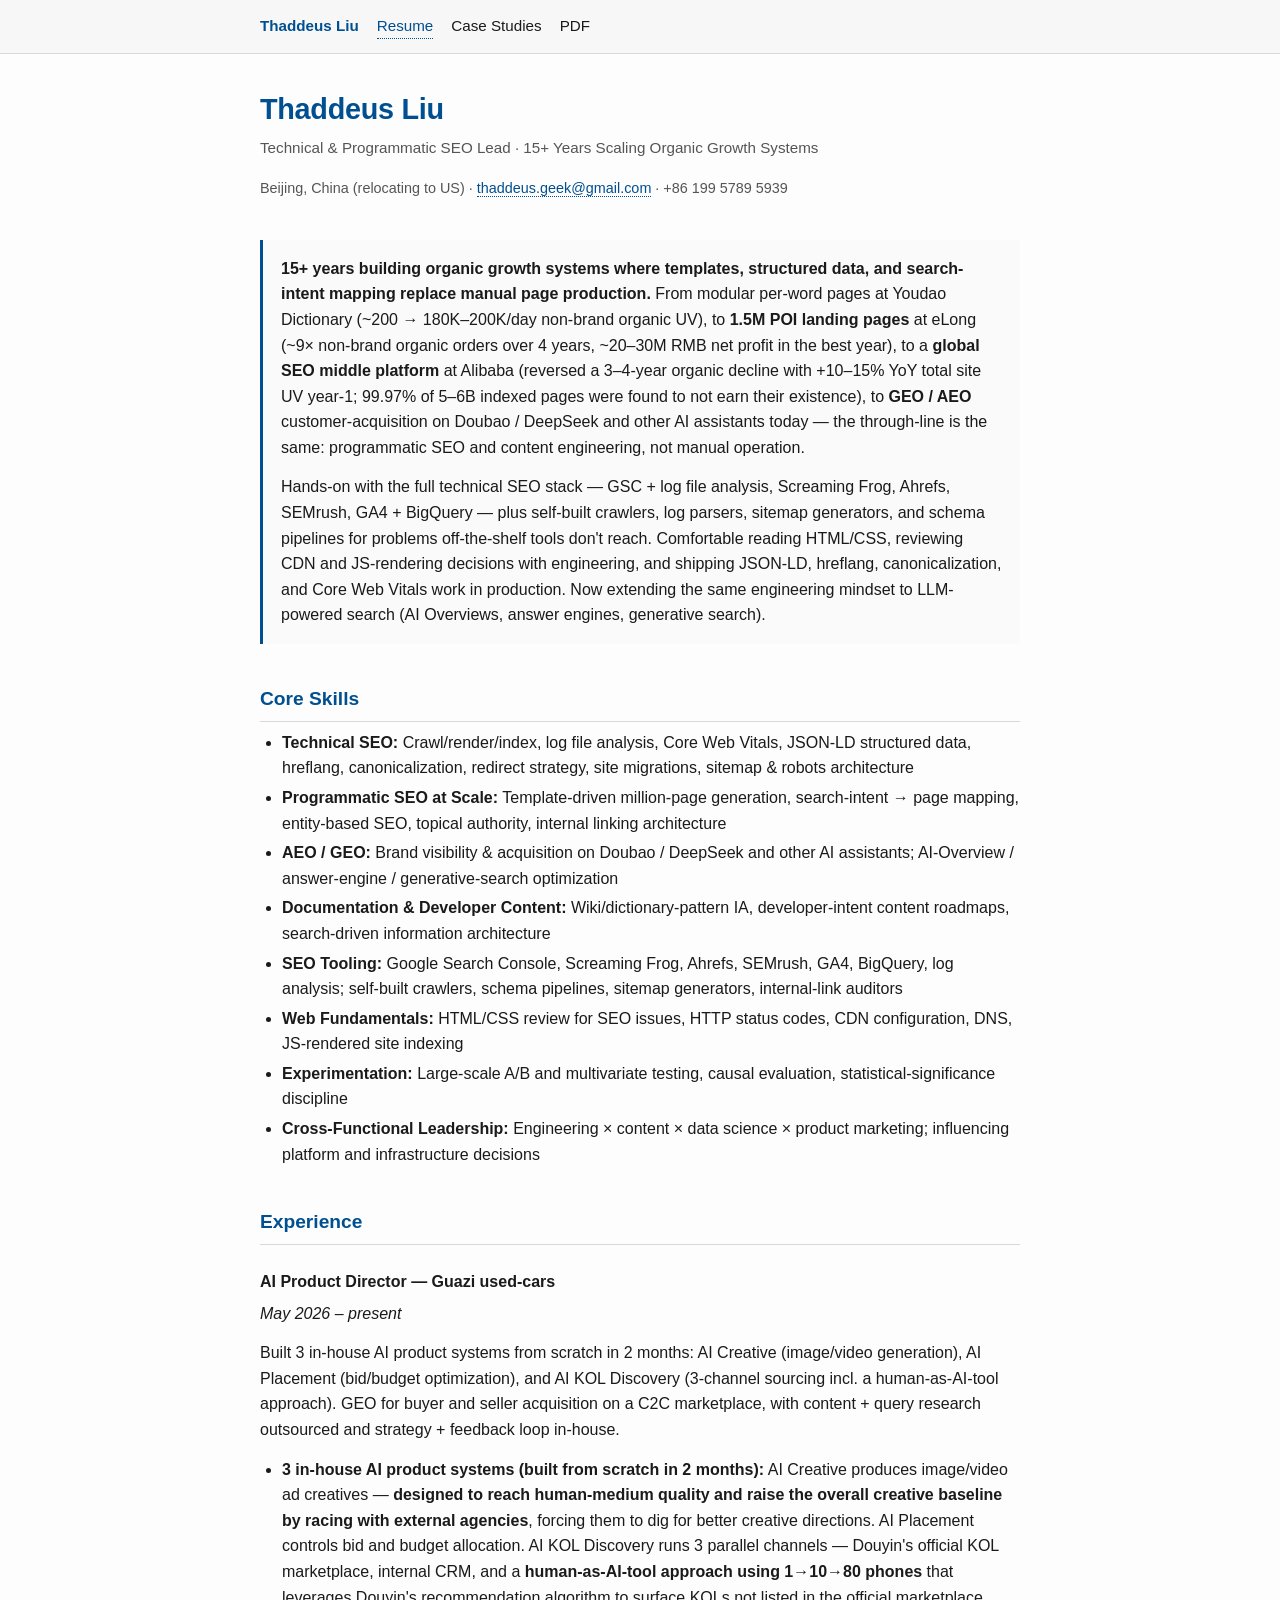
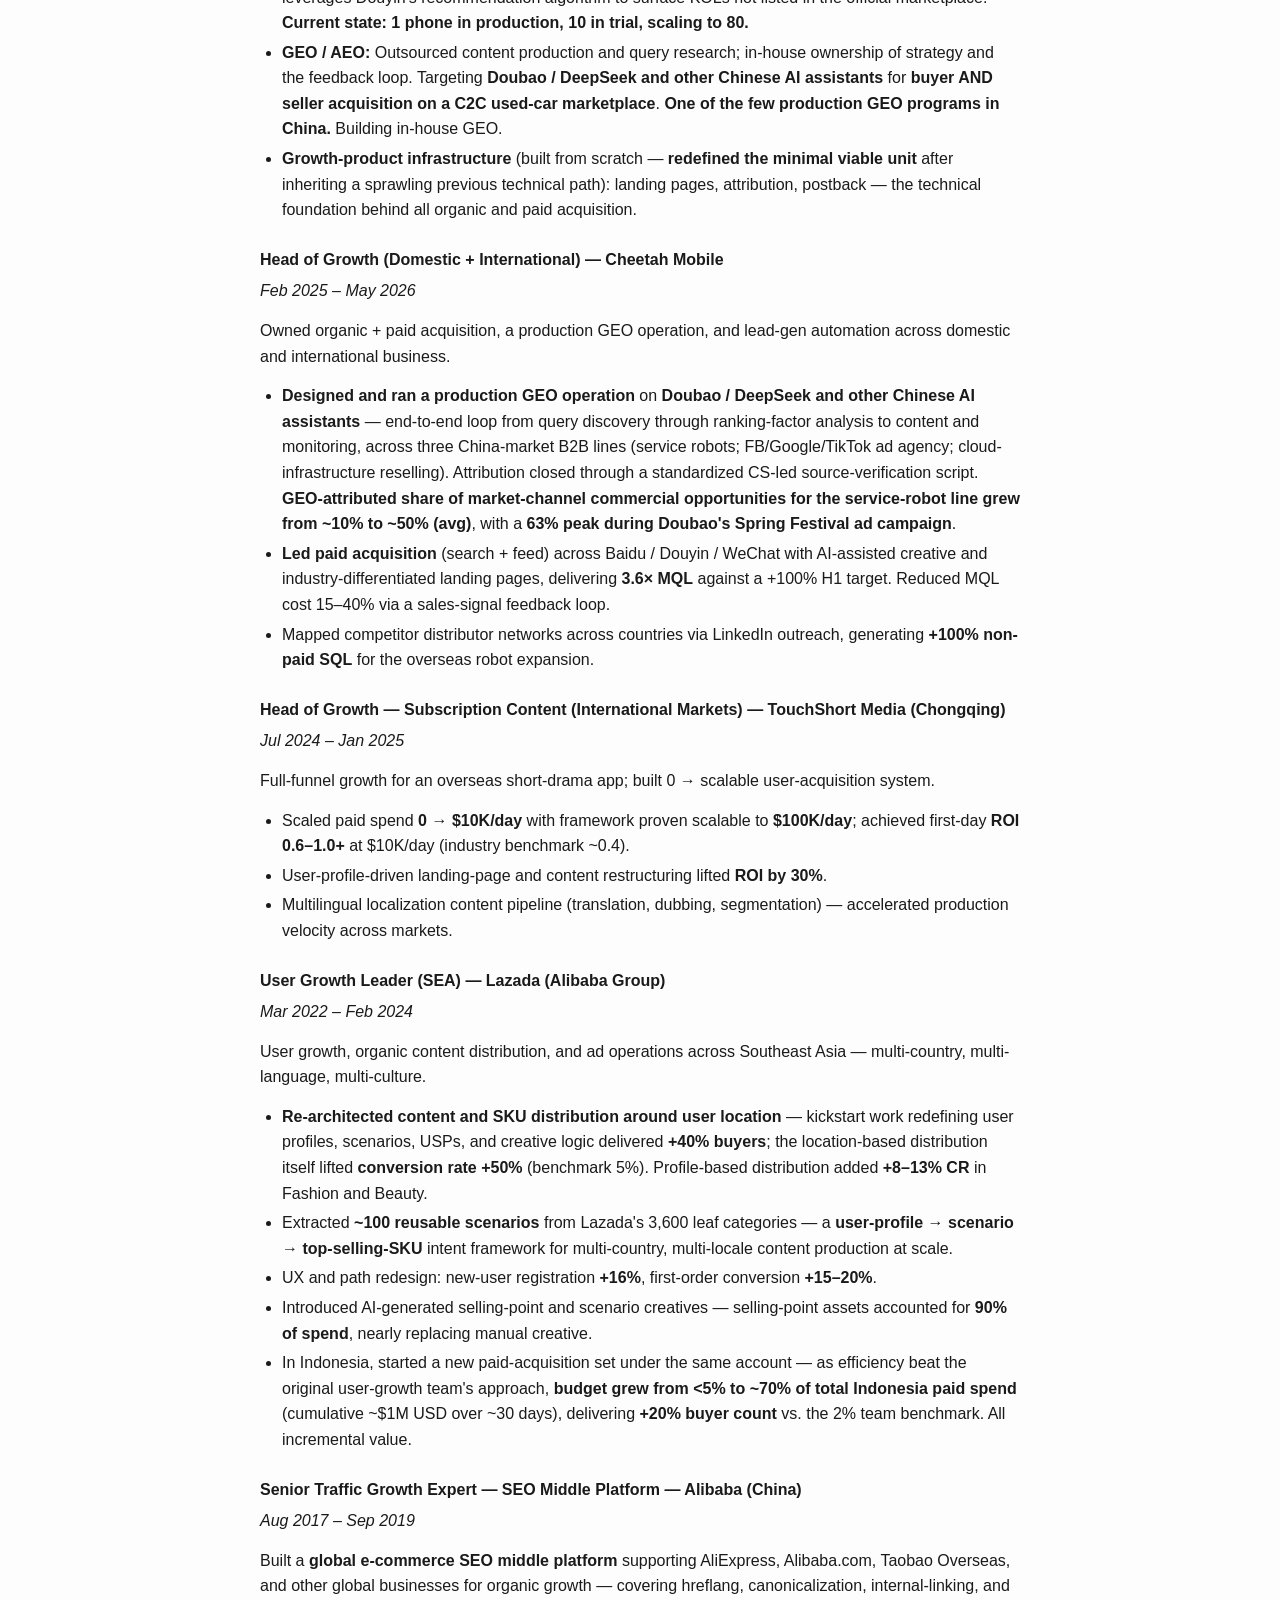
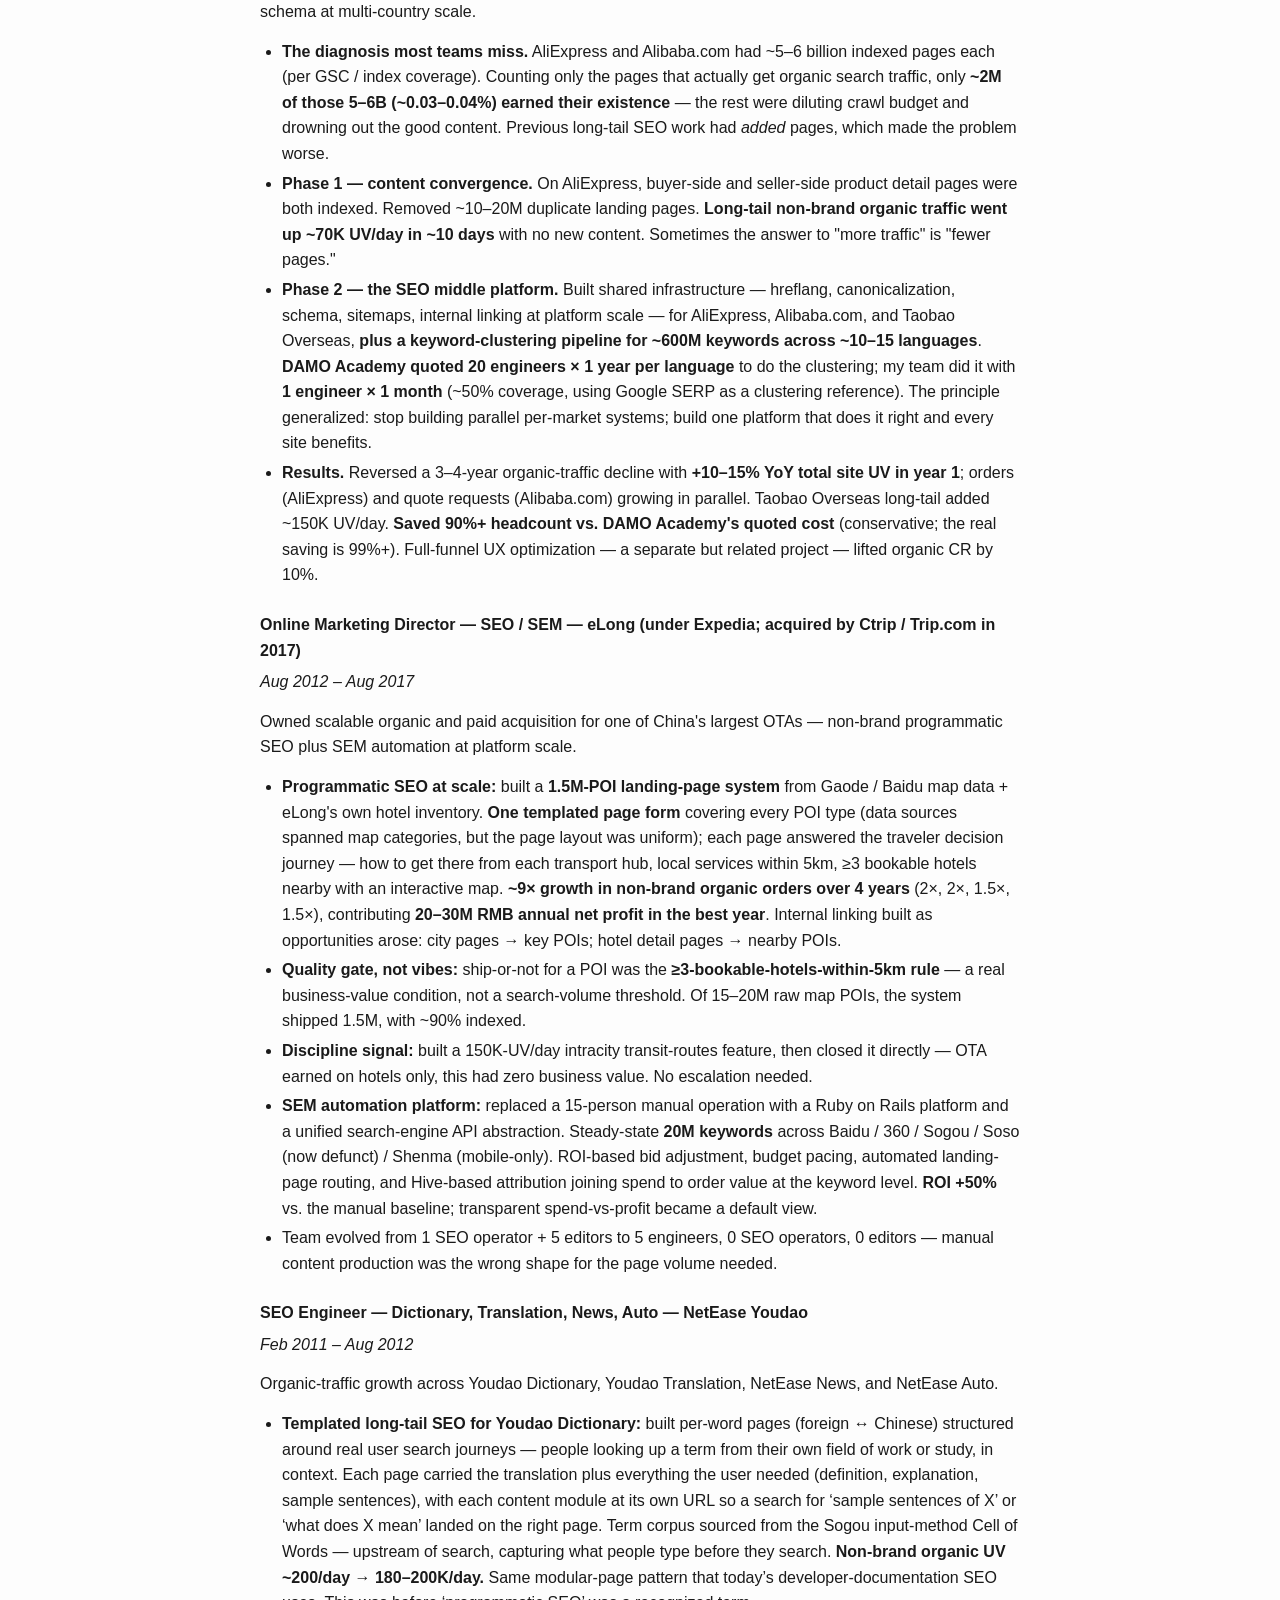
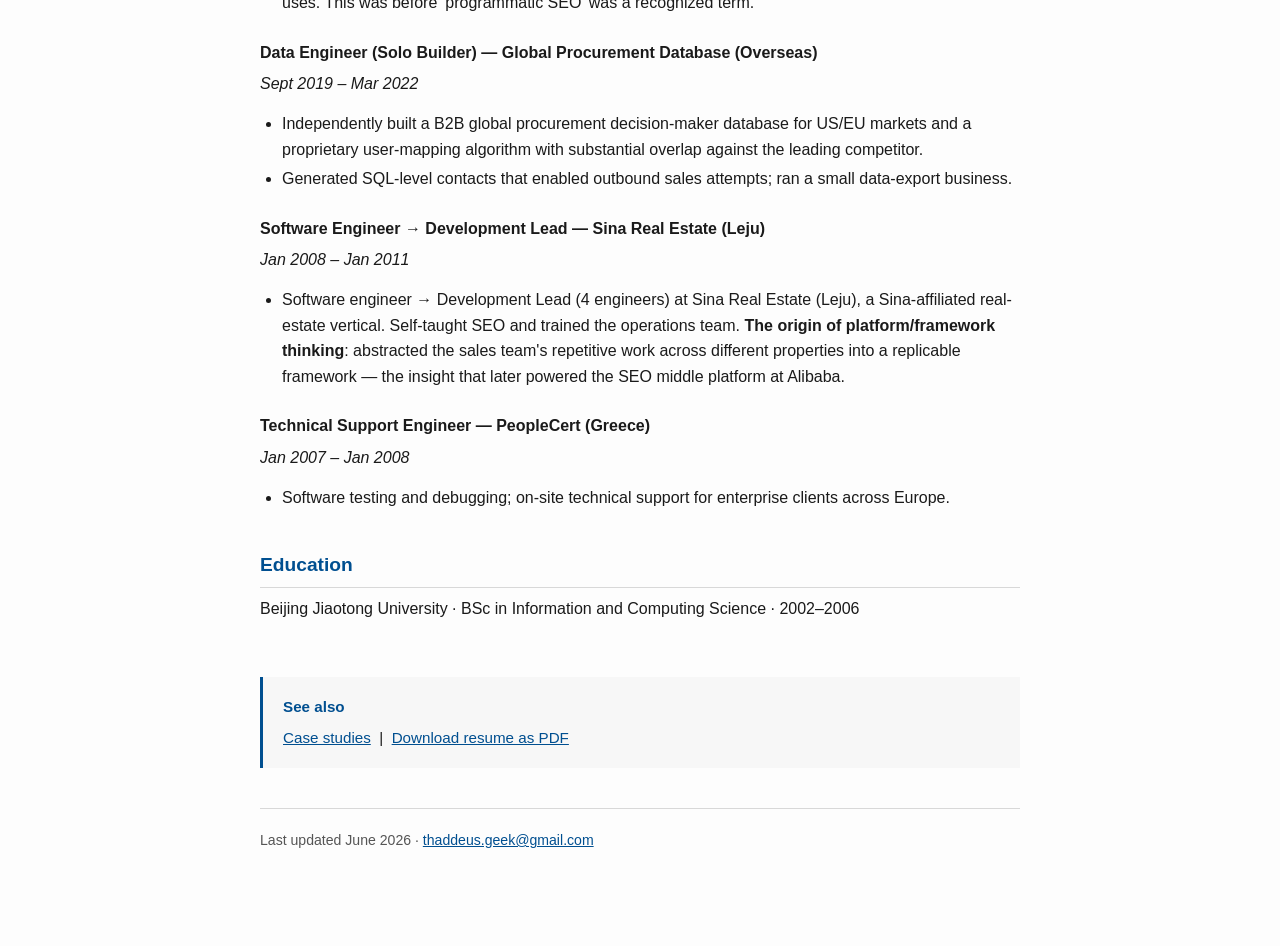
<file: index.html>
<!doctype html>
<html lang="en">
<head>
<meta charset="utf-8">
<meta name="viewport" content="width=device-width,initial-scale=1">
<title>Thaddeus Liu — Technical & Programmatic SEO Lead</title>
<meta name="description" content="15+ years of technical and programmatic SEO — Thaddeus Liu.">
<link rel="stylesheet" href="assets/style.css">
</head>
<body>
<nav>
  <div class="nav-inner">
    <a href="./" class="brand">Thaddeus Liu</a>
    <a href="./" class="active">Resume</a>
    <a href="seo-case-study/">Case Studies</a>
    <a href="resume.pdf">PDF</a>
  </div>
</nav>

<main>
<header>
  <h1>Thaddeus Liu</h1>
  <p class="tag">Technical &amp; Programmatic SEO Lead · 15+ Years Scaling Organic Growth Systems</p>
  <p class="meta">
    Beijing, China (relocating to US) ·
    <a href="mailto:thaddeus.geek@gmail.com">thaddeus.geek@gmail.com</a> ·
    +86 199 5789 5939
  </p>
</header>

<div class="summary">
<p><strong>15+ years building organic growth systems where templates, structured data, and search-intent mapping replace manual page production.</strong> From modular per-word pages at Youdao Dictionary (~200 → 180K–200K/day non-brand organic UV), to <strong>1.5M POI landing pages</strong> at eLong (~9× non-brand organic orders over 4 years, ~20–30M RMB net profit in the best year), to a <strong>global SEO middle platform</strong> at Alibaba (reversed a 3–4-year organic decline with +10–15% YoY total site UV year-1; 99.97% of 5–6B indexed pages were found to not earn their existence), to <strong>GEO / AEO</strong> customer-acquisition on Doubao / DeepSeek and other AI assistants today — the through-line is the same: programmatic SEO and content engineering, not manual operation.</p>
<p>Hands-on with the full technical SEO stack — GSC + log file analysis, Screaming Frog, Ahrefs, SEMrush, GA4 + BigQuery — plus self-built crawlers, log parsers, sitemap generators, and schema pipelines for problems off-the-shelf tools don't reach. Comfortable reading HTML/CSS, reviewing CDN and JS-rendering decisions with engineering, and shipping JSON-LD, hreflang, canonicalization, and Core Web Vitals work in production. Now extending the same engineering mindset to LLM-powered search (AI Overviews, answer engines, generative search).</p>
</div>

<h2>Core Skills</h2>
<ul>
  <li><strong>Technical SEO:</strong> Crawl/render/index, log file analysis, Core Web Vitals, JSON-LD structured data, hreflang, canonicalization, redirect strategy, site migrations, sitemap &amp; robots architecture</li>
  <li><strong>Programmatic SEO at Scale:</strong> Template-driven million-page generation, search-intent → page mapping, entity-based SEO, topical authority, internal linking architecture</li>
  <li><strong>AEO / GEO:</strong> Brand visibility &amp; acquisition on Doubao / DeepSeek and other AI assistants; AI-Overview / answer-engine / generative-search optimization</li>
  <li><strong>Documentation &amp; Developer Content:</strong> Wiki/dictionary-pattern IA, developer-intent content roadmaps, search-driven information architecture</li>
  <li><strong>SEO Tooling:</strong> Google Search Console, Screaming Frog, Ahrefs, SEMrush, GA4, BigQuery, log analysis; self-built crawlers, schema pipelines, sitemap generators, internal-link auditors</li>
  <li><strong>Web Fundamentals:</strong> HTML/CSS review for SEO issues, HTTP status codes, CDN configuration, DNS, JS-rendered site indexing</li>
  <li><strong>Experimentation:</strong> Large-scale A/B and multivariate testing, causal evaluation, statistical-significance discipline</li>
  <li><strong>Cross-Functional Leadership:</strong> Engineering × content × data science × product marketing; influencing platform and infrastructure decisions</li>
</ul>

<h2>Experience</h2>

<h3>AI Product Director — Guazi used-cars</h3>
<p><em>May 2026 – present</em></p>
<p>Built 3 in-house AI product systems from scratch in 2 months: AI Creative (image/video generation), AI Placement (bid/budget optimization), and AI KOL Discovery (3-channel sourcing incl. a human-as-AI-tool approach). GEO for buyer and seller acquisition on a C2C marketplace, with content + query research outsourced and strategy + feedback loop in-house.</p>
<ul>
  <li><strong>3 in-house AI product systems (built from scratch in 2 months):</strong> AI Creative produces image/video ad creatives — <strong>designed to reach human-medium quality and raise the overall creative baseline by racing with external agencies</strong>, forcing them to dig for better creative directions. AI Placement controls bid and budget allocation. AI KOL Discovery runs 3 parallel channels — Douyin's official KOL marketplace, internal CRM, and a <strong>human-as-AI-tool approach using 1→10→80 phones</strong> that leverages Douyin's recommendation algorithm to surface KOLs not listed in the official marketplace. <strong>Current state: 1 phone in production, 10 in trial, scaling to 80.</strong></li>
  <li><strong>GEO / AEO:</strong> Outsourced content production and query research; in-house ownership of strategy and the feedback loop. Targeting <strong>Doubao / DeepSeek and other Chinese AI assistants</strong> for <strong>buyer AND seller acquisition on a C2C used-car marketplace</strong>. <strong>One of the few production GEO programs in China.</strong> Building in-house GEO.</li>
  <li><strong>Growth-product infrastructure</strong> (built from scratch — <strong>redefined the minimal viable unit</strong> after inheriting a sprawling previous technical path): landing pages, attribution, postback — the technical foundation behind all organic and paid acquisition.</li>
</ul>

<h3>Head of Growth (Domestic + International) — Cheetah Mobile</h3>
<p><em>Feb 2025 – May 2026</em></p>
<p>Owned organic + paid acquisition, a production GEO operation, and lead-gen automation across domestic and international business.</p>
<ul>
  <li><strong>Designed and ran a production GEO operation</strong> on <strong>Doubao / DeepSeek and other Chinese AI assistants</strong> — end-to-end loop from query discovery through ranking-factor analysis to content and monitoring, across three China-market B2B lines (service robots; FB/Google/TikTok ad agency; cloud-infrastructure reselling). Attribution closed through a standardized CS-led source-verification script. <strong>GEO-attributed share of market-channel commercial opportunities for the service-robot line grew from ~10% to ~50% (avg)</strong>, with a <strong>63% peak during Doubao's Spring Festival ad campaign</strong>.</li>
  <li><strong>Led paid acquisition</strong> (search + feed) across Baidu / Douyin / WeChat with AI-assisted creative and industry-differentiated landing pages, delivering <strong>3.6× MQL</strong> against a +100% H1 target. Reduced MQL cost 15–40% via a sales-signal feedback loop.</li>
  <li>Mapped competitor distributor networks across countries via LinkedIn outreach, generating <strong>+100% non-paid SQL</strong> for the overseas robot expansion.</li>
</ul>

<h3>Head of Growth — Subscription Content (International Markets) — TouchShort Media (Chongqing)</h3>
<p><em>Jul 2024 – Jan 2025</em></p>
<p>Full-funnel growth for an overseas short-drama app; built 0 → scalable user-acquisition system.</p>
<ul>
  <li>Scaled paid spend <strong>0 &rarr; $10K/day</strong> with framework proven scalable to <strong>$100K/day</strong>; achieved first-day <strong>ROI 0.6&ndash;1.0+</strong> at $10K/day (industry benchmark ~0.4).</li>
  <li>User-profile-driven landing-page and content restructuring lifted <strong>ROI by 30%</strong>.</li>
  <li>Multilingual localization content pipeline (translation, dubbing, segmentation) &mdash; accelerated production velocity across markets.</li>
</ul>

<h3>User Growth Leader (SEA) — Lazada (Alibaba Group)</h3>
<p><em>Mar 2022 – Feb 2024</em></p>
<p>User growth, organic content distribution, and ad operations across Southeast Asia — multi-country, multi-language, multi-culture.</p>
<ul>
  <li><strong>Re-architected content and SKU distribution around user location</strong> &mdash; kickstart work redefining user profiles, scenarios, USPs, and creative logic delivered <strong>+40% buyers</strong>; the location-based distribution itself lifted <strong>conversion rate +50%</strong> (benchmark 5%). Profile-based distribution added <strong>+8&ndash;13% CR</strong> in Fashion and Beauty.</li>
  <li>Extracted <strong>~100 reusable scenarios</strong> from Lazada's 3,600 leaf categories &mdash; a <strong>user-profile &rarr; scenario &rarr; top-selling-SKU</strong> intent framework for multi-country, multi-locale content production at scale.</li>
  <li>UX and path redesign: new-user registration <strong>+16%</strong>, first-order conversion <strong>+15–20%</strong>.</li>
  <li>Introduced AI-generated selling-point and scenario creatives — selling-point assets accounted for <strong>90% of spend</strong>, nearly replacing manual creative.</li>
  <li>In Indonesia, started a new paid-acquisition set under the same account — as efficiency beat the original user-growth team's approach, <strong>budget grew from &lt;5% to ~70% of total Indonesia paid spend</strong> (cumulative ~$1M USD over ~30 days), delivering <strong>+20% buyer count</strong> vs. the 2% team benchmark. All incremental value.</li>
</ul>

<h3>Senior Traffic Growth Expert — SEO Middle Platform — Alibaba (China)</h3>
<p><em>Aug 2017 – Sep 2019</em></p>
<p>Built a <strong>global e-commerce SEO middle platform</strong> supporting AliExpress, Alibaba.com, Taobao Overseas, and other global businesses for organic growth — covering hreflang, canonicalization, internal-linking, and schema at multi-country scale.</p>
<ul>
  <li><strong>The diagnosis most teams miss.</strong> AliExpress and Alibaba.com had ~5–6 billion indexed pages each (per GSC / index coverage). Counting only the pages that actually get organic search traffic, only <strong>~2M of those 5–6B (~0.03–0.04%) earned their existence</strong> — the rest were diluting crawl budget and drowning out the good content. Previous long-tail SEO work had <em>added</em> pages, which made the problem worse.</li>
  <li><strong>Phase 1 — content convergence.</strong> On AliExpress, buyer-side and seller-side product detail pages were both indexed. Removed ~10–20M duplicate landing pages. <strong>Long-tail non-brand organic traffic went up ~70K UV/day in ~10 days</strong> with no new content. Sometimes the answer to "more traffic" is "fewer pages."</li>
  <li><strong>Phase 2 — the SEO middle platform.</strong> Built shared infrastructure — hreflang, canonicalization, schema, sitemaps, internal linking at platform scale — for AliExpress, Alibaba.com, and Taobao Overseas, <strong>plus a keyword-clustering pipeline for ~600M keywords across ~10–15 languages</strong>. <strong>DAMO Academy quoted 20 engineers × 1 year per language</strong> to do the clustering; my team did it with <strong>1 engineer × 1 month</strong> (~50% coverage, using Google SERP as a clustering reference). The principle generalized: stop building parallel per-market systems; build one platform that does it right and every site benefits.</li>
  <li><strong>Results.</strong> Reversed a 3–4-year organic-traffic decline with <strong>+10–15% YoY total site UV in year 1</strong>; orders (AliExpress) and quote requests (Alibaba.com) growing in parallel. Taobao Overseas long-tail added ~150K UV/day. <strong>Saved 90%+ headcount vs. DAMO Academy's quoted cost</strong> (conservative; the real saving is 99%+). Full-funnel UX optimization — a separate but related project — lifted organic CR by 10%.</li>
</ul>

<h3>Online Marketing Director — SEO / SEM — eLong (under Expedia; acquired by Ctrip / Trip.com in 2017)</h3>
<p><em>Aug 2012 – Aug 2017</em></p>
<p>Owned scalable organic and paid acquisition for one of China's largest OTAs — non-brand programmatic SEO plus SEM automation at platform scale.</p>
<ul>
  <li><strong>Programmatic SEO at scale:</strong> built a <strong>1.5M-POI landing-page system</strong> from Gaode / Baidu map data + eLong's own hotel inventory. <strong>One templated page form</strong> covering every POI type (data sources spanned map categories, but the page layout was uniform); each page answered the traveler decision journey — how to get there from each transport hub, local services within 5km, ≥3 bookable hotels nearby with an interactive map. <strong>~9× growth in non-brand organic orders over 4 years</strong> (2×, 2×, 1.5×, 1.5×), contributing <strong>20–30M RMB annual net profit in the best year</strong>. Internal linking built as opportunities arose: city pages → key POIs; hotel detail pages → nearby POIs.</li>
  <li><strong>Quality gate, not vibes:</strong> ship-or-not for a POI was the <strong>≥3-bookable-hotels-within-5km rule</strong> — a real business-value condition, not a search-volume threshold. Of 15–20M raw map POIs, the system shipped 1.5M, with ~90% indexed.</li>
  <li><strong>Discipline signal:</strong> built a 150K-UV/day intracity transit-routes feature, then closed it directly — OTA earned on hotels only, this had zero business value. No escalation needed.</li>
  <li><strong>SEM automation platform:</strong> replaced a 15-person manual operation with a Ruby on Rails platform and a unified search-engine API abstraction. Steady-state <strong>20M keywords</strong> across Baidu / 360 / Sogou / Soso (now defunct) / Shenma (mobile-only). ROI-based bid adjustment, budget pacing, automated landing-page routing, and Hive-based attribution joining spend to order value at the keyword level. <strong>ROI +50%</strong> vs. the manual baseline; transparent spend-vs-profit became a default view.</li>
  <li>Team evolved from 1 SEO operator + 5 editors to 5 engineers, 0 SEO operators, 0 editors — manual content production was the wrong shape for the page volume needed.</li>
</ul>

<h3>SEO Engineer — Dictionary, Translation, News, Auto — NetEase Youdao</h3>
<p><em>Feb 2011 – Aug 2012</em></p>
<p>Organic-traffic growth across Youdao Dictionary, Youdao Translation, NetEase News, and NetEase Auto.</p>
<ul>
  <li><strong>Templated long-tail SEO for Youdao Dictionary:</strong> built per-word pages (foreign ↔ Chinese) structured around real user search journeys — people looking up a term from their own field of work or study, in context. Each page carried the translation plus everything the user needed (definition, explanation, sample sentences), with each content module at its own URL so a search for &lsquo;sample sentences of X&rsquo; or &lsquo;what does X mean&rsquo; landed on the right page. Term corpus sourced from the Sogou input-method Cell of Words — upstream of search, capturing what people type before they search. <strong>Non-brand organic UV ~200/day → 180–200K/day.</strong> Same modular-page pattern that today&rsquo;s developer-documentation SEO uses. This was before &lsquo;programmatic SEO&rsquo; was a recognized term.</li>
</ul>

<h3>Data Engineer (Solo Builder) — Global Procurement Database (Overseas)</h3>
<p><em>Sept 2019 &ndash; Mar 2022</em></p>
<ul>
  <li>Independently built a B2B global procurement decision-maker database for US/EU markets and a proprietary user-mapping algorithm with substantial overlap against the leading competitor.</li>
  <li>Generated SQL-level contacts that enabled outbound sales attempts; ran a small data-export business.</li>
</ul>

<h3>Software Engineer → Development Lead — Sina Real Estate (Leju)</h3>
<p><em>Jan 2008 – Jan 2011</em></p>
<ul>
  <li>Software engineer → Development Lead (4 engineers) at Sina Real Estate (Leju), a Sina-affiliated real-estate vertical. Self-taught SEO and trained the operations team. <strong>The origin of platform/framework thinking</strong>: abstracted the sales team's repetitive work across different properties into a replicable framework — the insight that later powered the SEO middle platform at Alibaba.</li>
</ul>

<h3>Technical Support Engineer — PeopleCert (Greece)</h3>
<p><em>Jan 2007 – Jan 2008</em></p>
<ul>
  <li>Software testing and debugging; on-site technical support for enterprise clients across Europe.</li>
</ul>

<h2>Education</h2>
<p>Beijing Jiaotong University · BSc in Information and Computing Science · 2002–2006</p>

<div class="see-also">
  <strong>See also</strong>
  <a href="seo-case-study/">Case studies</a> &nbsp;|&nbsp;
  <a href="resume.pdf">Download resume as PDF</a>
</div>

<footer>
  <p>Last updated June 2026 · <a href="mailto:thaddeus.geek@gmail.com">thaddeus.geek@gmail.com</a></p>
</footer>

</main>
</body>
</html>
</file>
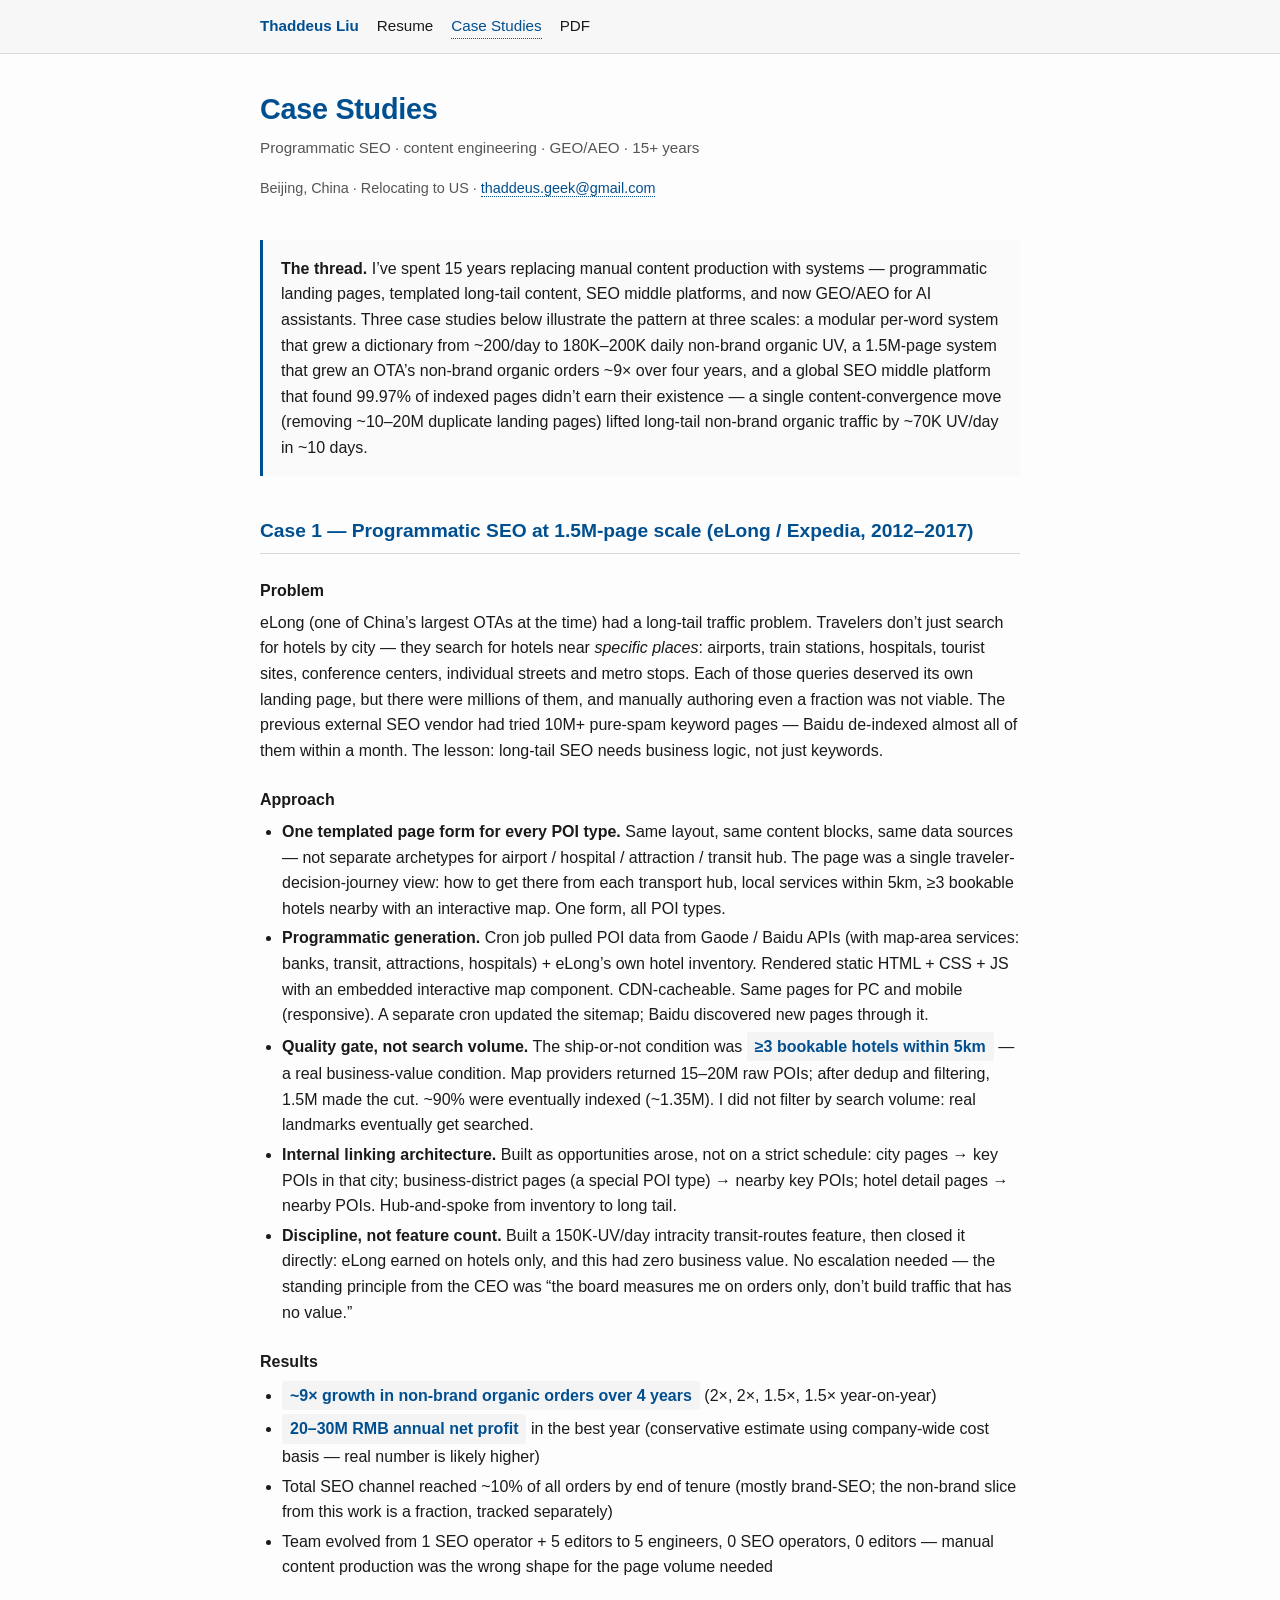
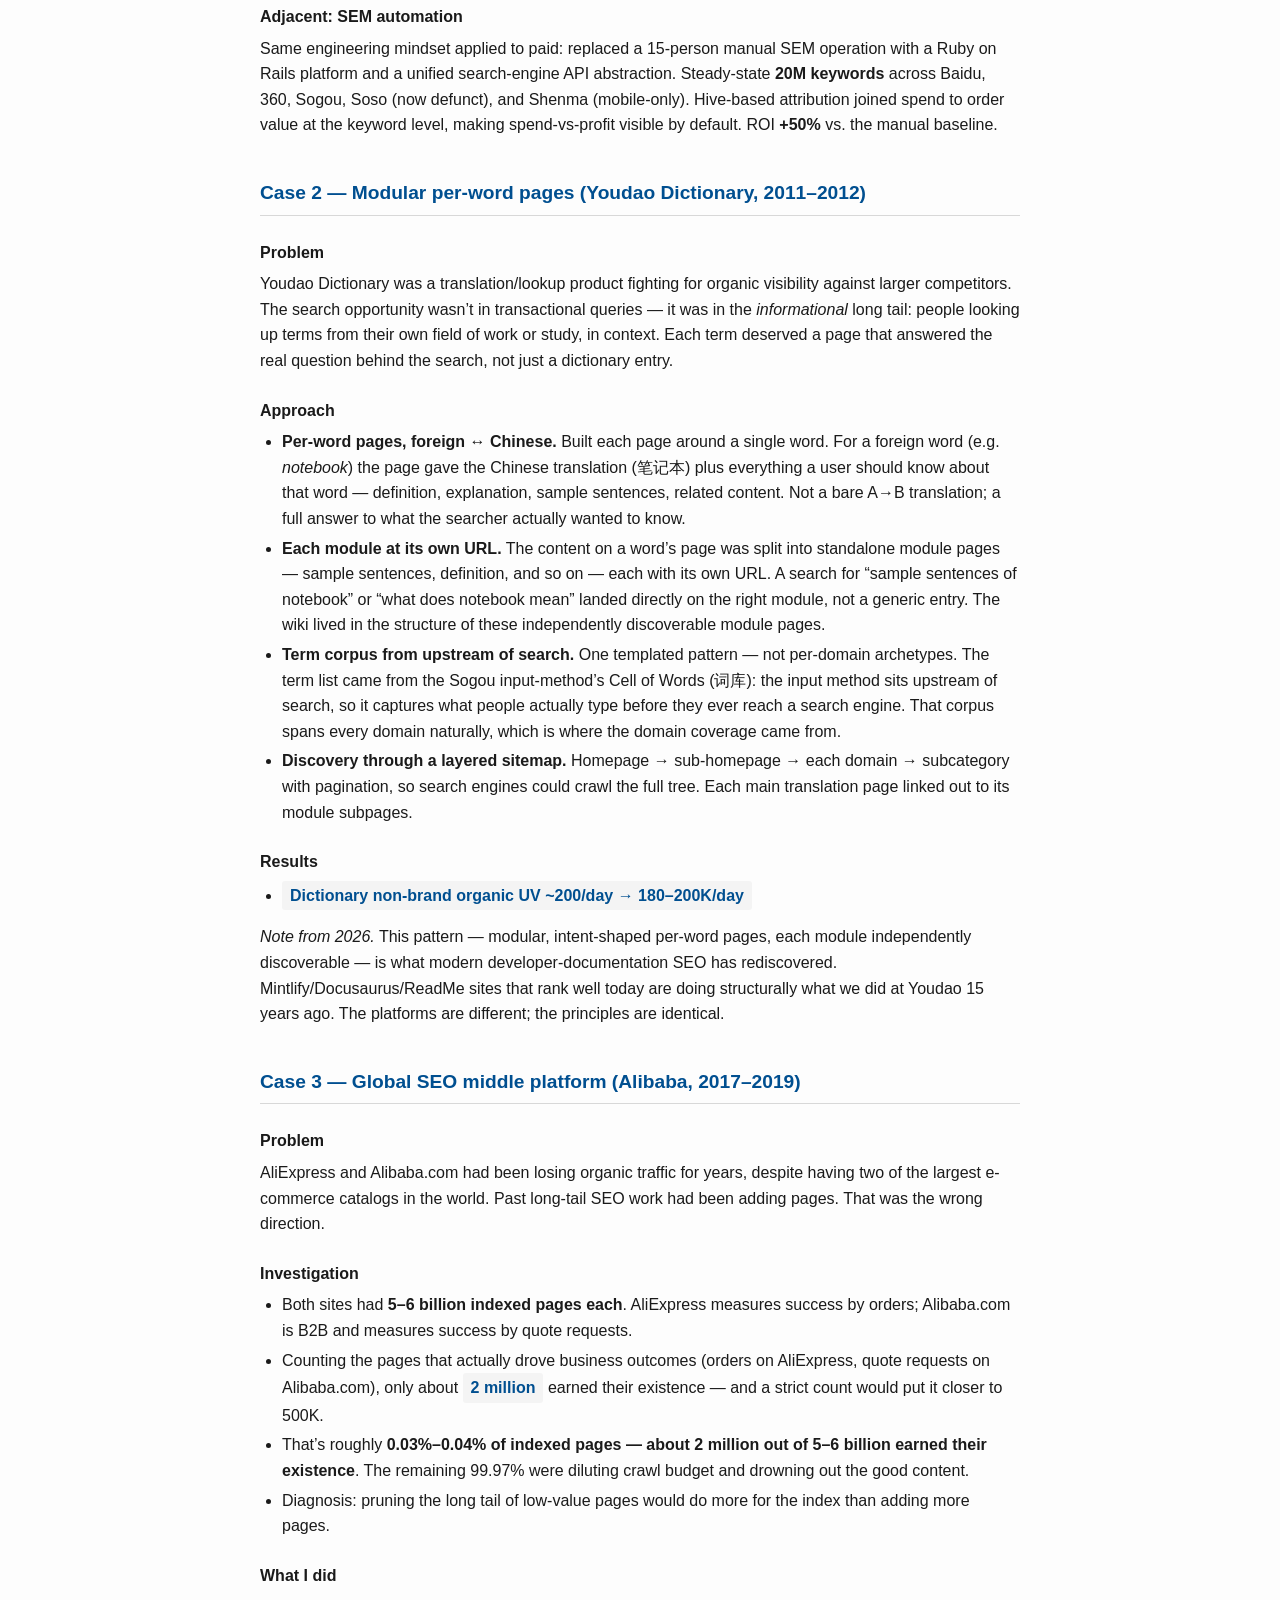
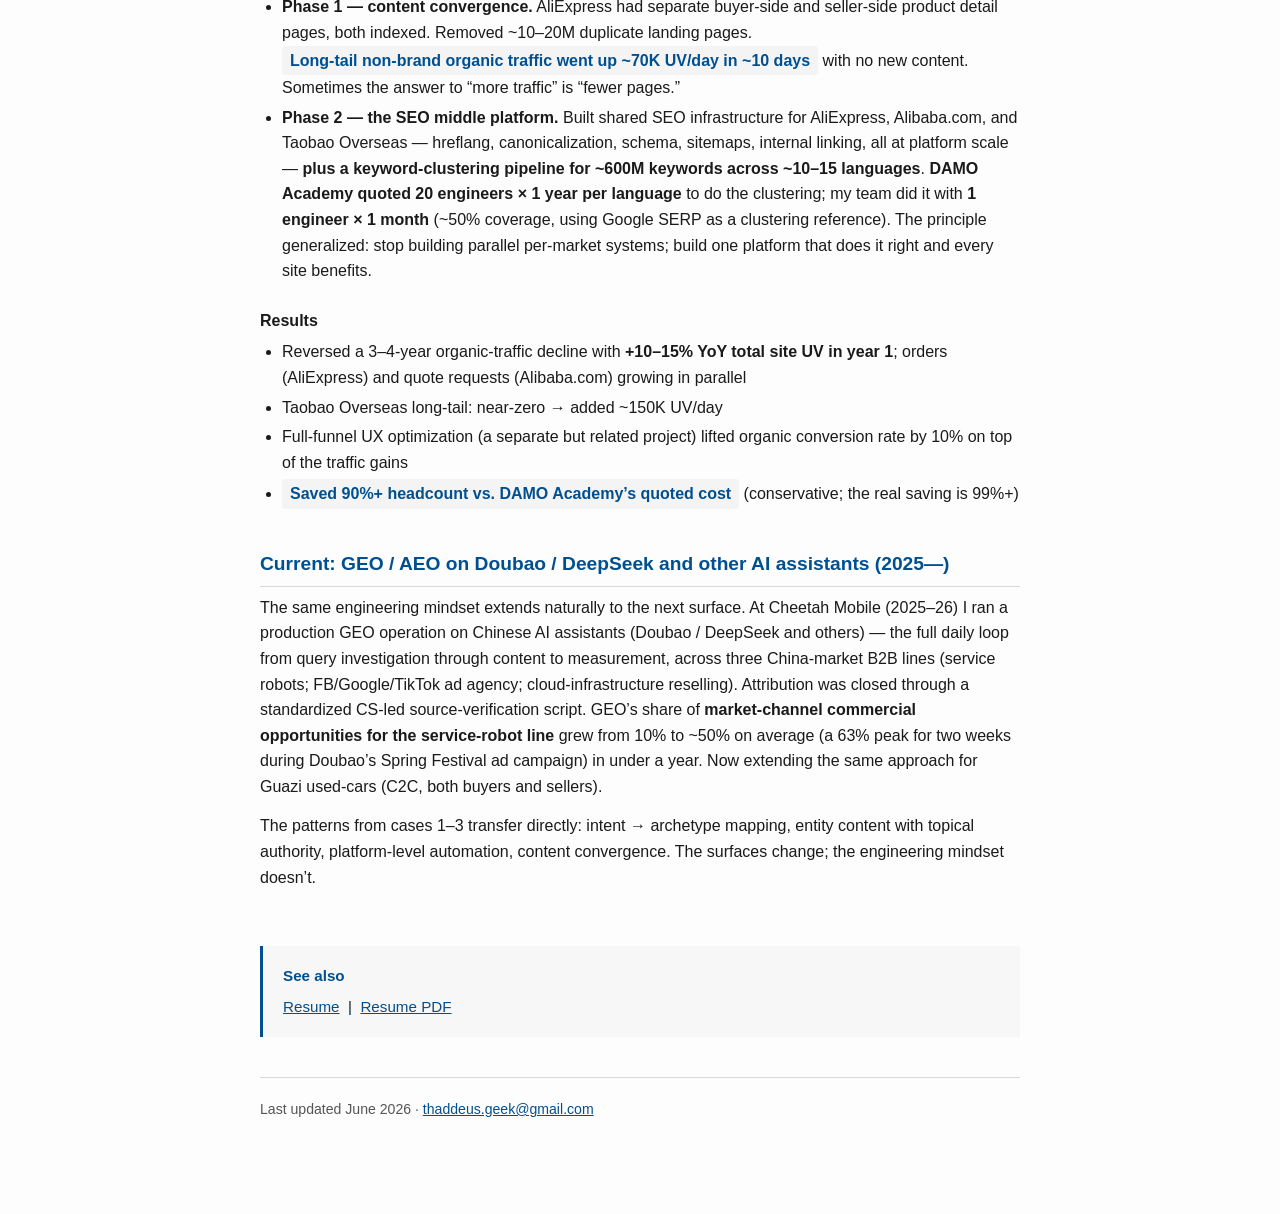
<file: seo-case-study/index.html>
<!doctype html>
<html lang="en">
<head>
<meta charset="utf-8">
<meta name="viewport" content="width=device-width,initial-scale=1">
<title>Case Studies — Thaddeus Liu</title>
<meta name="description" content="Programmatic SEO, templated long-tail content, SEO middle platforms — production case studies by Thaddeus Liu.">
<link rel="stylesheet" href="../assets/style.css">
</head>
<body>
<nav>
  <div class="nav-inner">
    <a href="../" class="brand">Thaddeus Liu</a>
    <a href="../">Resume</a>
    <a href="./" class="active">Case Studies</a>
    <a href="../resume.pdf">PDF</a>
  </div>
</nav>

<main>
<header>
  <h1>Case Studies</h1>
  <p class="tag">Programmatic SEO · content engineering · GEO/AEO · 15+ years</p>
  <p class="meta">
    Beijing, China · Relocating to US ·
    <a href="mailto:thaddeus.geek@gmail.com">thaddeus.geek@gmail.com</a>
  </p>
</header>

<div class="summary">
  <p><strong>The thread.</strong> I&rsquo;ve spent 15 years replacing manual content production with systems &mdash; programmatic landing pages, templated long-tail content, SEO middle platforms, and now GEO/AEO for AI assistants. Three case studies below illustrate the pattern at three scales: a modular per-word system that grew a dictionary from ~200/day to 180K&ndash;200K daily non-brand organic UV, a 1.5M-page system that grew an OTA&rsquo;s non-brand organic orders ~9&times; over four years, and a global SEO middle platform that found 99.97% of indexed pages didn&rsquo;t earn their existence &mdash; a single content-convergence move (removing ~10&ndash;20M duplicate landing pages) lifted long-tail non-brand organic traffic by ~70K UV/day in ~10 days.</p>
</div>

<h2>Case 1 &mdash; Programmatic SEO at 1.5M-page scale (eLong / Expedia, 2012&ndash;2017)</h2>

<h3>Problem</h3>
<p>eLong (one of China&rsquo;s largest OTAs at the time) had a long-tail traffic problem. Travelers don&rsquo;t just search for hotels by city &mdash; they search for hotels near <em>specific places</em>: airports, train stations, hospitals, tourist sites, conference centers, individual streets and metro stops. Each of those queries deserved its own landing page, but there were millions of them, and manually authoring even a fraction was not viable. The previous external SEO vendor had tried 10M+ pure-spam keyword pages &mdash; Baidu de-indexed almost all of them within a month. The lesson: long-tail SEO needs business logic, not just keywords.</p>

<h3>Approach</h3>
<ul>
  <li><strong>One templated page form for every POI type.</strong> Same layout, same content blocks, same data sources &mdash; not separate archetypes for airport / hospital / attraction / transit hub. The page was a single traveler-decision-journey view: how to get there from each transport hub, local services within 5km, &ge;3 bookable hotels nearby with an interactive map. One form, all POI types.</li>
  <li><strong>Programmatic generation.</strong> Cron job pulled POI data from Gaode / Baidu APIs (with map-area services: banks, transit, attractions, hospitals) + eLong&rsquo;s own hotel inventory. Rendered static HTML + CSS + JS with an embedded interactive map component. CDN-cacheable. Same pages for PC and mobile (responsive). A separate cron updated the sitemap; Baidu discovered new pages through it.</li>
  <li><strong>Quality gate, not search volume.</strong> The ship-or-not condition was <span class="stat">&ge;3 bookable hotels within 5km</span> &mdash; a real business-value condition. Map providers returned 15&ndash;20M raw POIs; after dedup and filtering, 1.5M made the cut. ~90% were eventually indexed (~1.35M). I did not filter by search volume: real landmarks eventually get searched.</li>
  <li><strong>Internal linking architecture.</strong> Built as opportunities arose, not on a strict schedule: city pages &rarr; key POIs in that city; business-district pages (a special POI type) &rarr; nearby key POIs; hotel detail pages &rarr; nearby POIs. Hub-and-spoke from inventory to long tail.</li>
  <li><strong>Discipline, not feature count.</strong> Built a 150K-UV/day intracity transit-routes feature, then closed it directly: eLong earned on hotels only, and this had zero business value. No escalation needed &mdash; the standing principle from the CEO was &ldquo;the board measures me on orders only, don&rsquo;t build traffic that has no value.&rdquo;</li>
</ul>

<h3>Results</h3>
<ul>
  <li><span class="stat">~9&times; growth in non-brand organic orders over 4 years</span> (2&times;, 2&times;, 1.5&times;, 1.5&times; year-on-year)</li>
  <li><span class="stat">20&ndash;30M RMB annual net profit</span> in the best year (conservative estimate using company-wide cost basis &mdash; real number is likely higher)</li>
  <li>Total SEO channel reached ~10% of all orders by end of tenure (mostly brand-SEO; the non-brand slice from this work is a fraction, tracked separately)</li>
  <li>Team evolved from 1 SEO operator + 5 editors to 5 engineers, 0 SEO operators, 0 editors &mdash; manual content production was the wrong shape for the page volume needed</li>
</ul>

<h3>Adjacent: SEM automation</h3>
<p>Same engineering mindset applied to paid: replaced a 15-person manual SEM operation with a Ruby on Rails platform and a unified search-engine API abstraction. Steady-state <strong>20M keywords</strong> across Baidu, 360, Sogou, Soso (now defunct), and Shenma (mobile-only). Hive-based attribution joined spend to order value at the keyword level, making spend-vs-profit visible by default. ROI <strong>+50%</strong> vs. the manual baseline.</p>

<h2>Case 2 &mdash; Modular per-word pages (Youdao Dictionary, 2011&ndash;2012)</h2>

<h3>Problem</h3>
<p>Youdao Dictionary was a translation/lookup product fighting for organic visibility against larger competitors. The search opportunity wasn&rsquo;t in transactional queries &mdash; it was in the <em>informational</em> long tail: people looking up terms from their own field of work or study, in context. Each term deserved a page that answered the real question behind the search, not just a dictionary entry.</p>

<h3>Approach</h3>
<ul>
  <li><strong>Per-word pages, foreign &harr; Chinese.</strong> Built each page around a single word. For a foreign word (e.g. <em>notebook</em>) the page gave the Chinese translation (&#31508;&#35760;&#26412;) plus everything a user should know about that word &mdash; definition, explanation, sample sentences, related content. Not a bare A&rarr;B translation; a full answer to what the searcher actually wanted to know.</li>
  <li><strong>Each module at its own URL.</strong> The content on a word&rsquo;s page was split into standalone module pages &mdash; sample sentences, definition, and so on &mdash; each with its own URL. A search for &ldquo;sample sentences of notebook&rdquo; or &ldquo;what does notebook mean&rdquo; landed directly on the right module, not a generic entry. The wiki lived in the structure of these independently discoverable module pages.</li>
  <li><strong>Term corpus from upstream of search.</strong> One templated pattern &mdash; not per-domain archetypes. The term list came from the Sogou input-method&rsquo;s Cell of Words (&#35789;&#24211;): the input method sits upstream of search, so it captures what people actually type before they ever reach a search engine. That corpus spans every domain naturally, which is where the domain coverage came from.</li>
  <li><strong>Discovery through a layered sitemap.</strong> Homepage &rarr; sub-homepage &rarr; each domain &rarr; subcategory with pagination, so search engines could crawl the full tree. Each main translation page linked out to its module subpages.</li>
</ul>

<h3>Results</h3>
<ul>
  <li><span class="stat">Dictionary non-brand organic UV ~200/day &rarr; 180&ndash;200K/day</span></li>
</ul>

<p><em>Note from 2026.</em> This pattern &mdash; modular, intent-shaped per-word pages, each module independently discoverable &mdash; is what modern developer-documentation SEO has rediscovered. Mintlify/Docusaurus/ReadMe sites that rank well today are doing structurally what we did at Youdao 15 years ago. The platforms are different; the principles are identical.</p>

<h2>Case 3 &mdash; Global SEO middle platform (Alibaba, 2017&ndash;2019)</h2>

<h3>Problem</h3>
<p>AliExpress and Alibaba.com had been losing organic traffic for years, despite having two of the largest e-commerce catalogs in the world. Past long-tail SEO work had been adding pages. That was the wrong direction.</p>

<h3>Investigation</h3>
<ul>
  <li>Both sites had <strong>5&ndash;6 billion indexed pages each</strong>. AliExpress measures success by orders; Alibaba.com is B2B and measures success by quote requests.</li>
  <li>Counting the pages that actually drove business outcomes (orders on AliExpress, quote requests on Alibaba.com), only about <span class="stat">2 million</span> earned their existence &mdash; and a strict count would put it closer to 500K.</li>
  <li>That&rsquo;s roughly <strong>0.03%&ndash;0.04% of indexed pages &mdash; about 2 million out of 5&ndash;6 billion earned their existence</strong>. The remaining 99.97% were diluting crawl budget and drowning out the good content.</li>
  <li>Diagnosis: pruning the long tail of low-value pages would do more for the index than adding more pages.</li>
</ul>

<h3>What I did</h3>
<ul>
  <li><strong>Phase 1 &mdash; content convergence.</strong> AliExpress had separate buyer-side and seller-side product detail pages, both indexed. Removed ~10&ndash;20M duplicate landing pages. <span class="stat">Long-tail non-brand organic traffic went up ~70K UV/day in ~10 days</span> with no new content. Sometimes the answer to &ldquo;more traffic&rdquo; is &ldquo;fewer pages.&rdquo;</li>
  <li><strong>Phase 2 &mdash; the SEO middle platform.</strong> Built shared SEO infrastructure for AliExpress, Alibaba.com, and Taobao Overseas &mdash; hreflang, canonicalization, schema, sitemaps, internal linking, all at platform scale &mdash; <strong>plus a keyword-clustering pipeline for ~600M keywords across ~10&ndash;15 languages</strong>. <strong>DAMO Academy quoted 20 engineers &times; 1 year per language</strong> to do the clustering; my team did it with <strong>1 engineer &times; 1 month</strong> (~50% coverage, using Google SERP as a clustering reference). The principle generalized: stop building parallel per-market systems; build one platform that does it right and every site benefits.</li>
</ul>

<h3>Results</h3>
<ul>
  <li>Reversed a 3&ndash;4-year organic-traffic decline with <strong>+10&ndash;15% YoY total site UV in year 1</strong>; orders (AliExpress) and quote requests (Alibaba.com) growing in parallel</li>
  <li>Taobao Overseas long-tail: near-zero &rarr; added ~150K UV/day</li>
  <li>Full-funnel UX optimization (a separate but related project) lifted organic conversion rate by 10% on top of the traffic gains</li>
  <li><span class="stat">Saved 90%+ headcount vs. DAMO Academy&rsquo;s quoted cost</span> (conservative; the real saving is 99%+)</li>
</ul>

<h2>Current: GEO / AEO on Doubao / DeepSeek and other AI assistants (2025&mdash;)</h2>
<p>The same engineering mindset extends naturally to the next surface. At Cheetah Mobile (2025&ndash;26) I ran a production GEO operation on Chinese AI assistants (Doubao / DeepSeek and others) &mdash; the full daily loop from query investigation through content to measurement, across three China-market B2B lines (service robots; FB/Google/TikTok ad agency; cloud-infrastructure reselling). Attribution was closed through a standardized CS-led source-verification script. GEO&rsquo;s share of <strong>market-channel commercial opportunities for the service-robot line</strong> grew from 10% to ~50% on average (a 63% peak for two weeks during Doubao&rsquo;s Spring Festival ad campaign) in under a year. Now extending the same approach for Guazi used-cars (C2C, both buyers and sellers).</p>

<p>The patterns from cases 1&ndash;3 transfer directly: intent &rarr; archetype mapping, entity content with topical authority, platform-level automation, content convergence. The surfaces change; the engineering mindset doesn&rsquo;t.</p>

<div class="see-also">
  <strong>See also</strong>
  <a href="../">Resume</a> &nbsp;|&nbsp;
  <a href="../resume.pdf">Resume PDF</a>
</div>

<footer>
  <p>Last updated June 2026 · <a href="mailto:thaddeus.geek@gmail.com">thaddeus.geek@gmail.com</a></p>
</footer>

</main>
</body>
</html>
</file>
<file: assets/style.css>
/* Shared stylesheet for thaddeus-growth.github.io */

:root {
  --ink: #1a1a1a;
  --soft: #555;
  --rule: #d8d8d8;
  --accent: #004f90;
  --bg: #fdfdfd;
  --code-bg: #f4f4f4;
  --max: 760px;
  --nav-bg: #f7f7f7;
}

* { box-sizing: border-box; }
html, body { margin: 0; padding: 0; }

body {
  font: 16px/1.6 -apple-system, BlinkMacSystemFont, "Segoe UI", Roboto, sans-serif;
  color: var(--ink);
  background: var(--bg);
  padding: 0 20px 80px;
}

nav {
  background: var(--nav-bg);
  border-bottom: 1px solid var(--rule);
  padding: 14px 20px;
  margin: 0 -20px 32px;
  font-size: 0.95em;
}
nav .nav-inner {
  max-width: var(--max);
  margin: 0 auto;
  display: flex;
  gap: 18px;
  align-items: center;
  flex-wrap: wrap;
}
nav .brand {
  font-weight: 600;
  color: var(--accent);
  text-decoration: none;
}
nav a {
  color: var(--ink);
  text-decoration: none;
  border-bottom: 1px dotted transparent;
}
nav a:hover { border-bottom-color: var(--ink); }
nav a.active { color: var(--accent); border-bottom-color: var(--accent); }

main {
  max-width: var(--max);
  margin: 0 auto;
}

header { margin-bottom: 40px; }
h1 {
  font-size: 1.8em;
  margin: 0 0 4px;
  color: var(--accent);
  letter-spacing: -0.01em;
}
h2 {
  font-size: 1.2em;
  margin: 40px 0 8px;
  color: var(--accent);
  border-bottom: 1px solid var(--rule);
  padding-bottom: 6px;
}
h3 {
  font-size: 1em;
  margin: 24px 0 6px;
  color: var(--ink);
}
p { margin: 0 0 14px; }
ul { margin: 0 0 14px; padding-left: 22px; }
li { margin-bottom: 4px; }

.tag {
  color: var(--soft);
  font-size: 0.95em;
  margin: 0 0 16px;
}
.meta { font-size: 0.9em; color: var(--soft); }
.meta a {
  color: var(--accent);
  text-decoration: none;
  border-bottom: 1px dotted var(--accent);
}
.meta a:hover { border-bottom-style: solid; }

.stat {
  display: inline-block;
  background: var(--code-bg);
  padding: 2px 8px;
  border-radius: 3px;
  font-weight: 600;
  color: var(--accent);
}
.summary {
  background: #fafafa;
  border-left: 3px solid var(--accent);
  padding: 16px 18px;
  margin: 16px 0;
}
.summary p:last-child { margin-bottom: 0; }
code {
  background: var(--code-bg);
  padding: 1px 5px;
  border-radius: 3px;
  font-size: 0.9em;
}

.see-also {
  margin-top: 56px;
  padding: 18px 20px;
  background: var(--nav-bg);
  border-left: 3px solid var(--accent);
  font-size: 0.95em;
}
.see-also strong { display: block; margin-bottom: 6px; color: var(--accent); }
.see-also a { color: var(--accent); }

footer {
  margin-top: 40px;
  padding-top: 20px;
  border-top: 1px solid var(--rule);
  font-size: 0.88em;
  color: var(--soft);
}
footer a { color: var(--accent); }

@media (max-width: 600px) {
  body { padding: 0 16px 60px; font-size: 15px; }
  h1 { font-size: 1.5em; }
  nav { padding: 12px 16px; margin: 0 -16px 24px; }
  nav .nav-inner { gap: 12px; }
}
</file>
